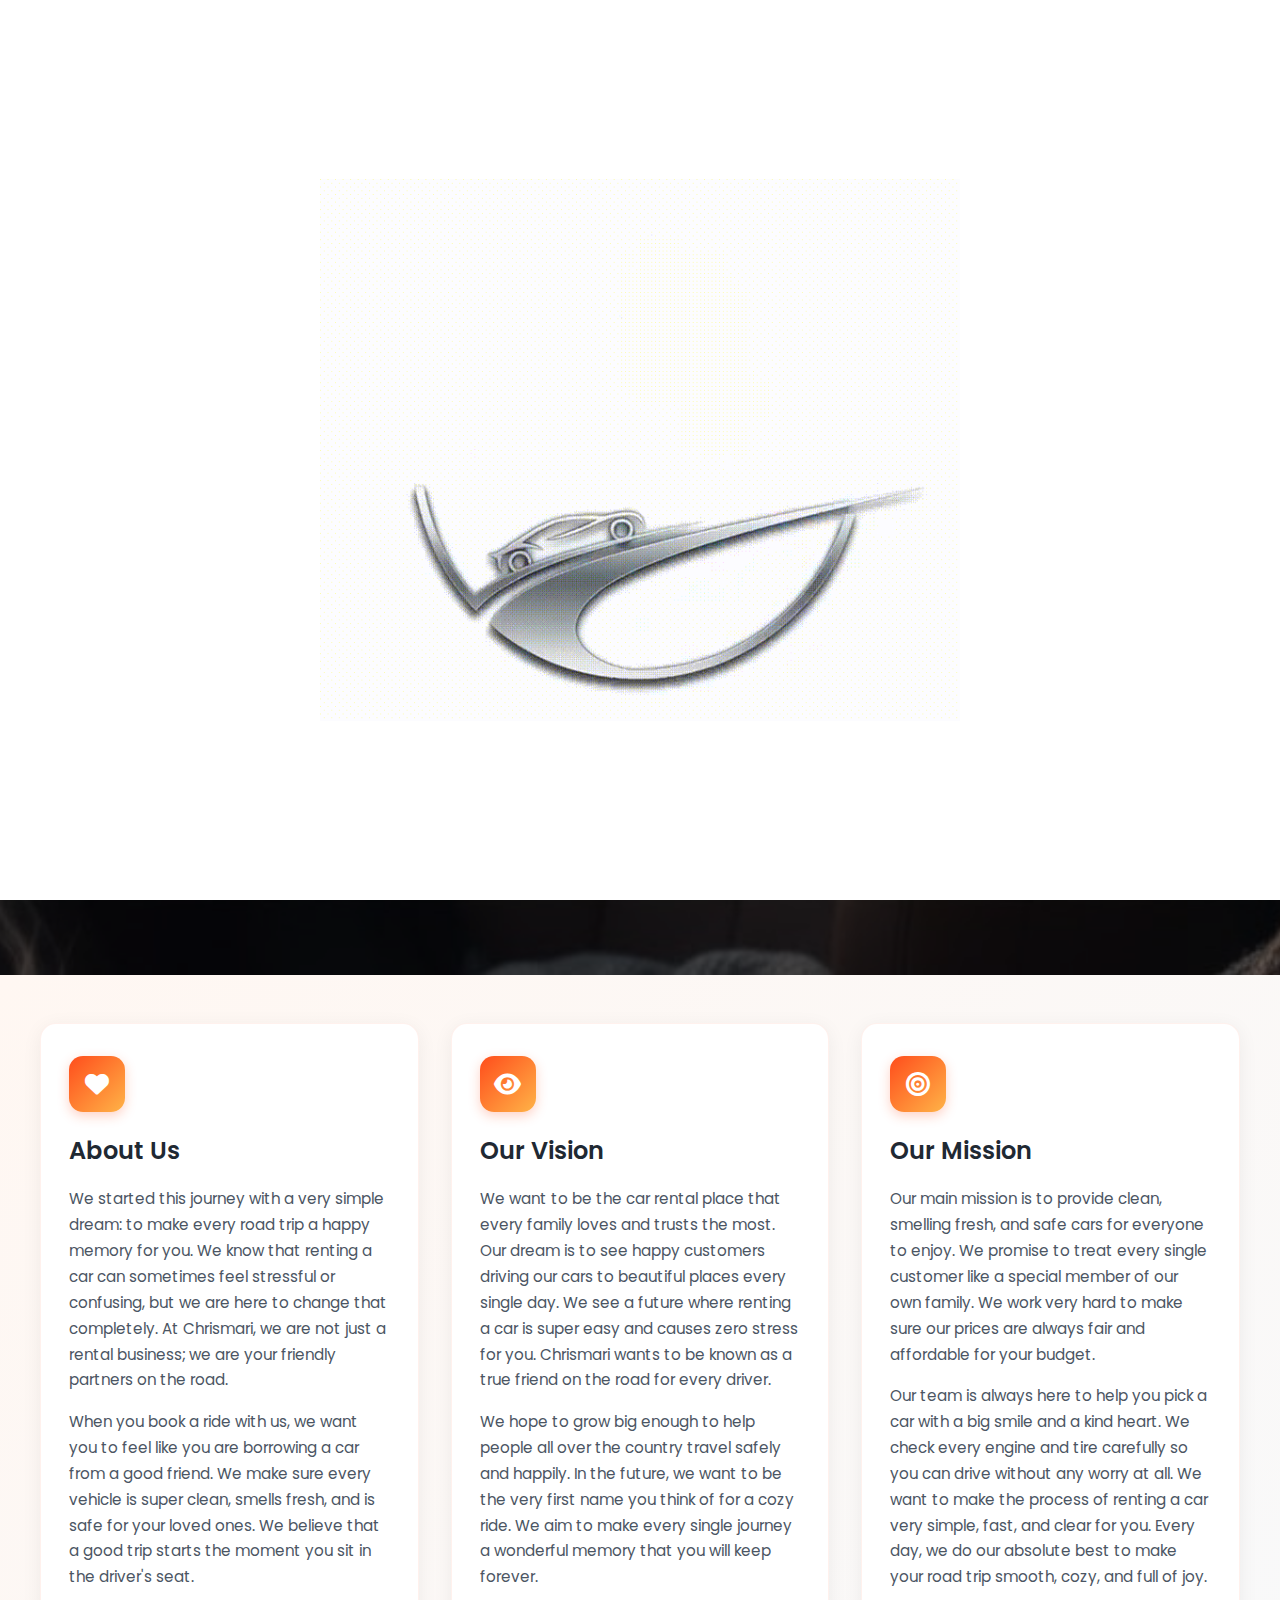
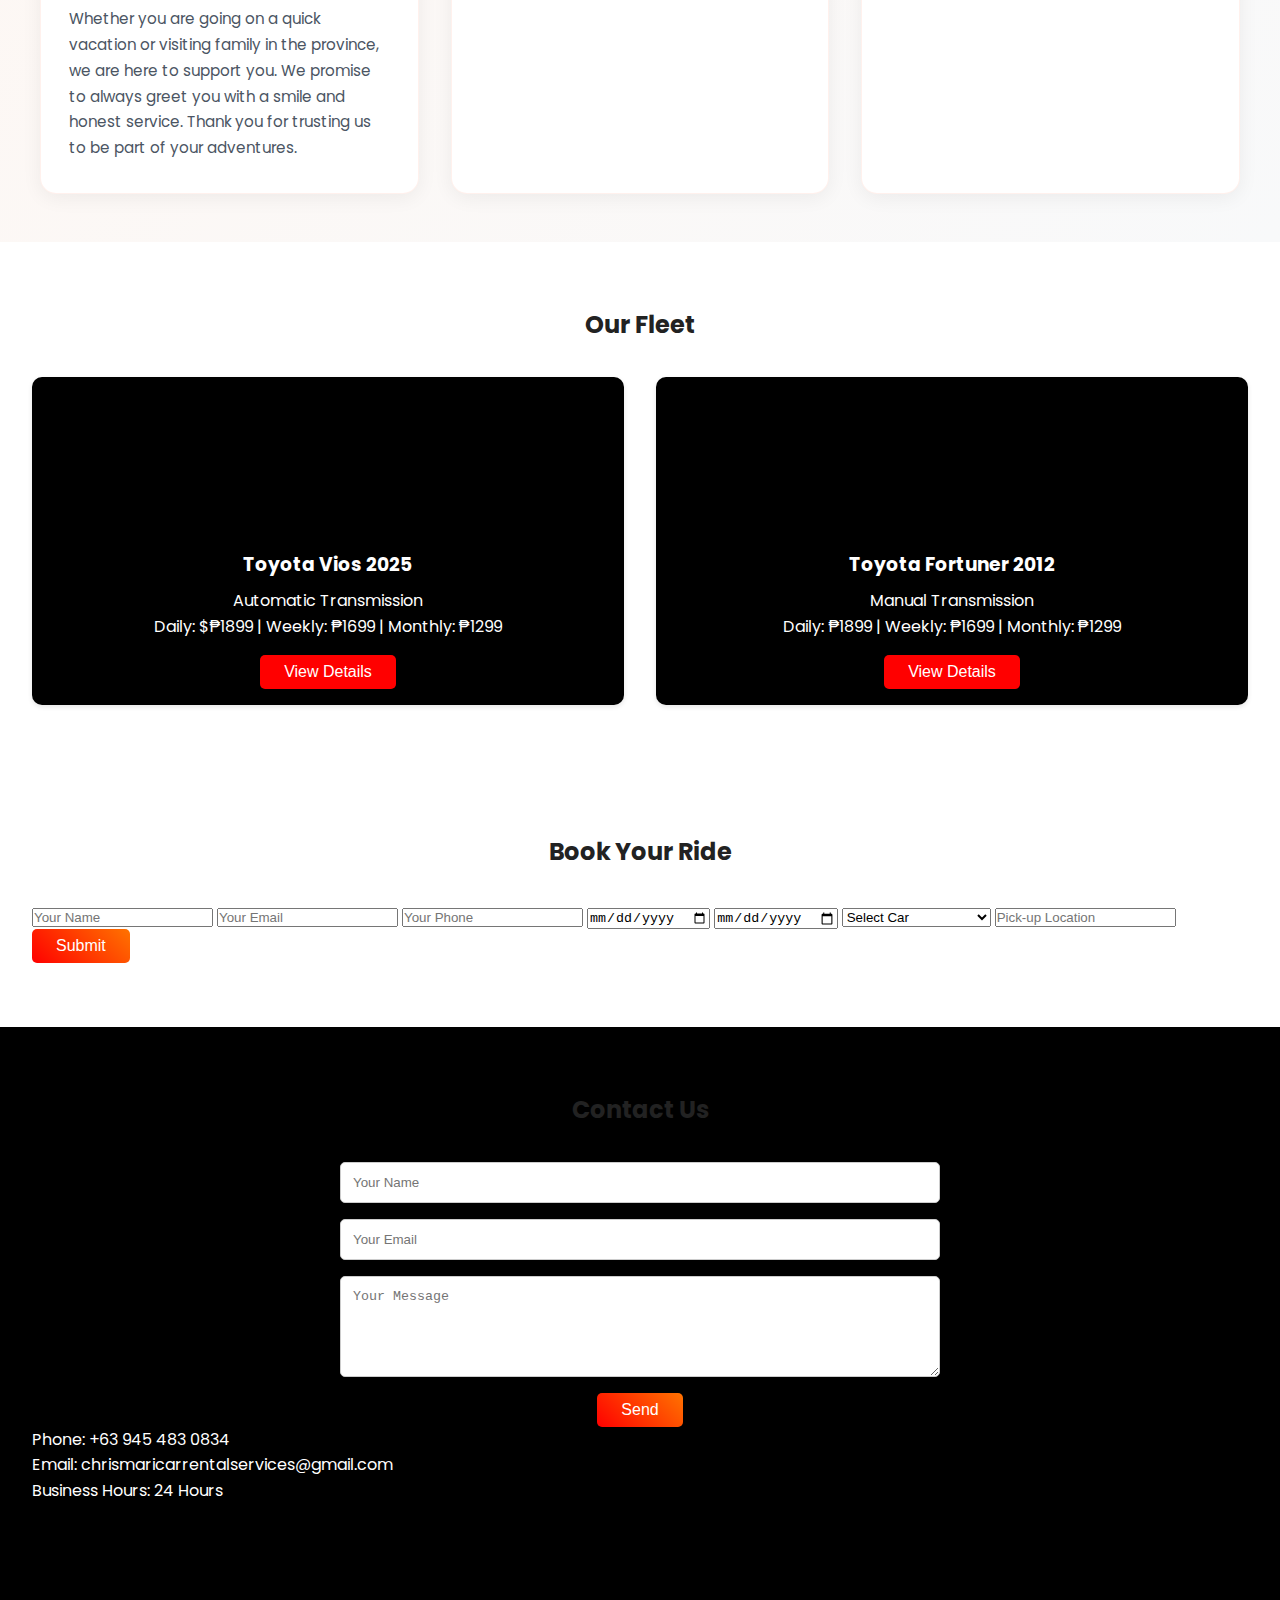
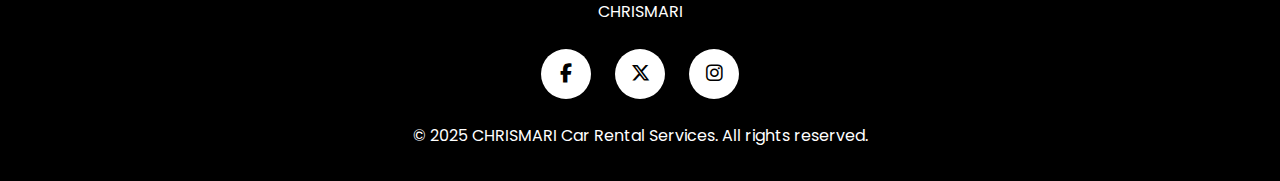
<file: Car Rental System/index.html>
<!DOCTYPE html>
<html lang="en">

<head>
  <meta charset="UTF-8">
  <meta name="viewport" content="width=device-width, initial-scale=1.0">
  <title>CHRISMARI Car Rental Services</title>
  <link rel="stylesheet" href="style.css">
  <script defer src="script.js"></script>
  <link href="https://fonts.googleapis.com/css2?family=Poppins:wght@300;400;600;700&display=swap" rel="stylesheet">
  <link rel="stylesheet" href="https://cdnjs.cloudflare.com/ajax/libs/font-awesome/6.4.0/css/all.min.css">
</head>

<body>
  <!-- Splash Screen -->
  <div id="splash-screen">
    <img src="images/LogoLogo.gif" alt="CHRISMARI Logo" id="splash-gif">
  </div>

  <script>
    // Splash Screen Logic
    document.addEventListener('DOMContentLoaded', () => {
      const splash = document.getElementById('splash-screen');
      setTimeout(() => {
        splash.style.opacity = '0';
        splash.style.transition = 'opacity 0.5s ease';
        setTimeout(() => splash.style.display = 'none', 500);
      }, 3000); // Display splash for 3 seconds
    });
  </script>

  <!-- Header -->
  <header>
    <div class="navbar">
      <div class="logo">CHRISMARI</div>
      <nav>
        <a href="#home">Home</a>
        <a href="#about">About</a>
        <a href="#fleet">Fleet</a>
        <a href="#booking">Booking</a>
        <a href="#contact">Contact</a>
      </nav>
      <div class="navbar-actions">
        <a href="auth.html" class="btn-secondary" id="loginBtn" style="display: none;">
          <i class="fas fa-sign-in-alt"></i>
          <span>Sign In</span>
        </a>
        <div class="user-menu" id="userMenu" style="display: none;">
          <button class="user-btn" id="userBtn">
            <i class="fas fa-user-circle"></i>
            <span id="userName">User</span>
            <i class="fas fa-chevron-down"></i>
          </button>
          <div class="user-dropdown" id="userDropdown">
            <a href="booking.html">
              <i class="fas fa-calendar"></i>
              <span>My Bookings</span>
            </a>
            <a href="#" id="logoutBtn">
              <i class="fas fa-sign-out-alt"></i>
              <span>Sign Out</span>
            </a>
          </div>
        </div>
        <button class="btn js-booking-redirect">
          Book Now
        </button>
      </div>
    </div>
  </header>

  <!-- Hero Section -->
  <section id="home" class="hero">
    <div>
      <h1 style="color: white;">Drive with Comfort. Rent with Confidence.</h1>
      <p>CHRISMARI Car Rental Services — affordable, reliable, and hassle-free.</p>
      <button class="btn js-booking-redirect">
        Start Booking
      </button>
    </div>
  </section>

  <!-- About Section -->
  <section id="about" class="about">
    <div class="about-container">
      <div class="about-column">
        <div class="about-icon">
          <i class="fas fa-heart"></i>
        </div>
        <h3>About Us</h3>
        <p>We started this journey with a very simple dream: to make every road trip a happy memory for you. We know that renting a car can sometimes feel stressful or confusing, but we are here to change that completely. At Chrismari, we are not just a rental business; we are your friendly partners on the road.</p>
        <p>When you book a ride with us, we want you to feel like you are borrowing a car from a good friend. We make sure every vehicle is super clean, smells fresh, and is safe for your loved ones. We believe that a good trip starts the moment you sit in the driver's seat.</p>
        <p>Whether you are going on a quick vacation or visiting family in the province, we are here to support you. We promise to always greet you with a smile and honest service. Thank you for trusting us to be part of your adventures.</p>
      </div>
      <div class="about-column">
        <div class="about-icon">
          <i class="fas fa-eye"></i>
        </div>
        <h3>Our Vision</h3>
        <p>We want to be the car rental place that every family loves and trusts the most. Our dream is to see happy customers driving our cars to beautiful places every single day. We see a future where renting a car is super easy and causes zero stress for you. Chrismari wants to be known as a true friend on the road for every driver.</p>
        <p>We hope to grow big enough to help people all over the country travel safely and happily. In the future, we want to be the very first name you think of for a cozy ride. We aim to make every single journey a wonderful memory that you will keep forever.</p>
      </div>
      <div class="about-column">
        <div class="about-icon">
          <i class="fas fa-bullseye"></i>
        </div>
        <h3>Our Mission</h3>
        <p>Our main mission is to provide clean, smelling fresh, and safe cars for everyone to enjoy. We promise to treat every single customer like a special member of our own family. We work very hard to make sure our prices are always fair and affordable for your budget.</p>
        <p>Our team is always here to help you pick a car with a big smile and a kind heart. We check every engine and tire carefully so you can drive without any worry at all. We want to make the process of renting a car very simple, fast, and clear for you. Every day, we do our absolute best to make your road trip smooth, cozy, and full of joy.</p>
      </div>
    </div>
  </section>

  <!-- Fleet Section -->
  <section id="fleet" class="fleet">
    <h2>Our Fleet</h2>
    <div class="grid">
      <div class="card toyota-vios">
        <img src="images/toyotavios.jpg" alt="Toyota Vios">
        <div class="details">
          <h3>Toyota Vios 2025</h3>
          <p>Automatic Transmission</p>
          <p>Daily: $₱1899 | Weekly: ₱1699 | Monthly: ₱1299</p>
          <button class="btn js-booking-redirect">View Details</button>
        </div>
      </div>
      <div class="card toyota-fortuner">
        <img src="images/fortuner.jpg" alt="Toyota Fortuner">
        <div class="details">
          <h3>Toyota Fortuner 2012</h3>
          <p>Manual Transmission</p>
          <p>Daily: ₱1899 | Weekly: ₱1699 | Monthly: ₱1299</p>
          <button class="btn js-booking-redirect">View Details</button>
        </div>
      </div>
      <!-- Add more car cards as needed -->
    </div>
  </section>

  <!-- Booking Section -->
  <section id="booking" class="booking">
    <h2>Book Your Ride</h2>
    <form>
      <input type="text" name="name" placeholder="Your Name" required>
      <input type="email" name="email" placeholder="Your Email" required>
      <input type="tel" name="phone" placeholder="Your Phone" required>
      <input type="date" name="pickup" placeholder="Pick-up Date" required>
      <input type="date" name="dropoff" placeholder="Drop-off Date" required>
      <select name="car" required>
        <option value="">Select Car</option>
        <option value="toyota-vios">Toyota Vios</option>
        <option value="toyota-fortuner">Toyota Fortuner 2012</option>
        <!-- dagdag kotse pa vebs -->
      </select>
      <input type="text" name="location" placeholder="Pick-up Location" required>
      <button class="btn" type="submit">Submit</button>
    </form>
  </section>

  <!-- Contact Section -->
  <section id="contact" class="contact">
    <h2>Contact Us</h2>
    <form>
      <input type="text" name="name" placeholder="Your Name" required>
      <input type="email" name="email" placeholder="Your Email" required>
      <textarea name="message" placeholder="Your Message" rows="5" required></textarea>
      <button class="btn" type="submit">Send</button>
    </form>
    <div class="info">
      <p>Phone: +63 945 483 0834</p>
      <p>Email: chrismaricarrentalservices@gmail.com</p>
      <p>Business Hours: 24 Hours</p>
    </div>
  </section>

  <!-- Footer -->
  <footer>
    <div>CHRISMARI</div>
    <div class="social-icons">
      <a href="https://www.facebook.com/people/ChrisMari-Car-Rental-Sevices-Antipolo/61584070946495/" target="_blank" rel="noopener noreferrer" aria-label="Facebook">
        <i class="fab fa-facebook-f"></i>
      </a>
      <a href="#" target="_blank" rel="noopener noreferrer" aria-label="X">
        <i class="fab fa-x-twitter"></i>
      </a>
      <a href="#" target="_blank" rel="noopener noreferrer" aria-label="Instagram">
        <i class="fab fa-instagram"></i>
      </a>
    </div>
    <p>&copy; 2025 CHRISMARI Car Rental Services. All rights reserved.</p>
  </footer>
</body>

</html>
</file>
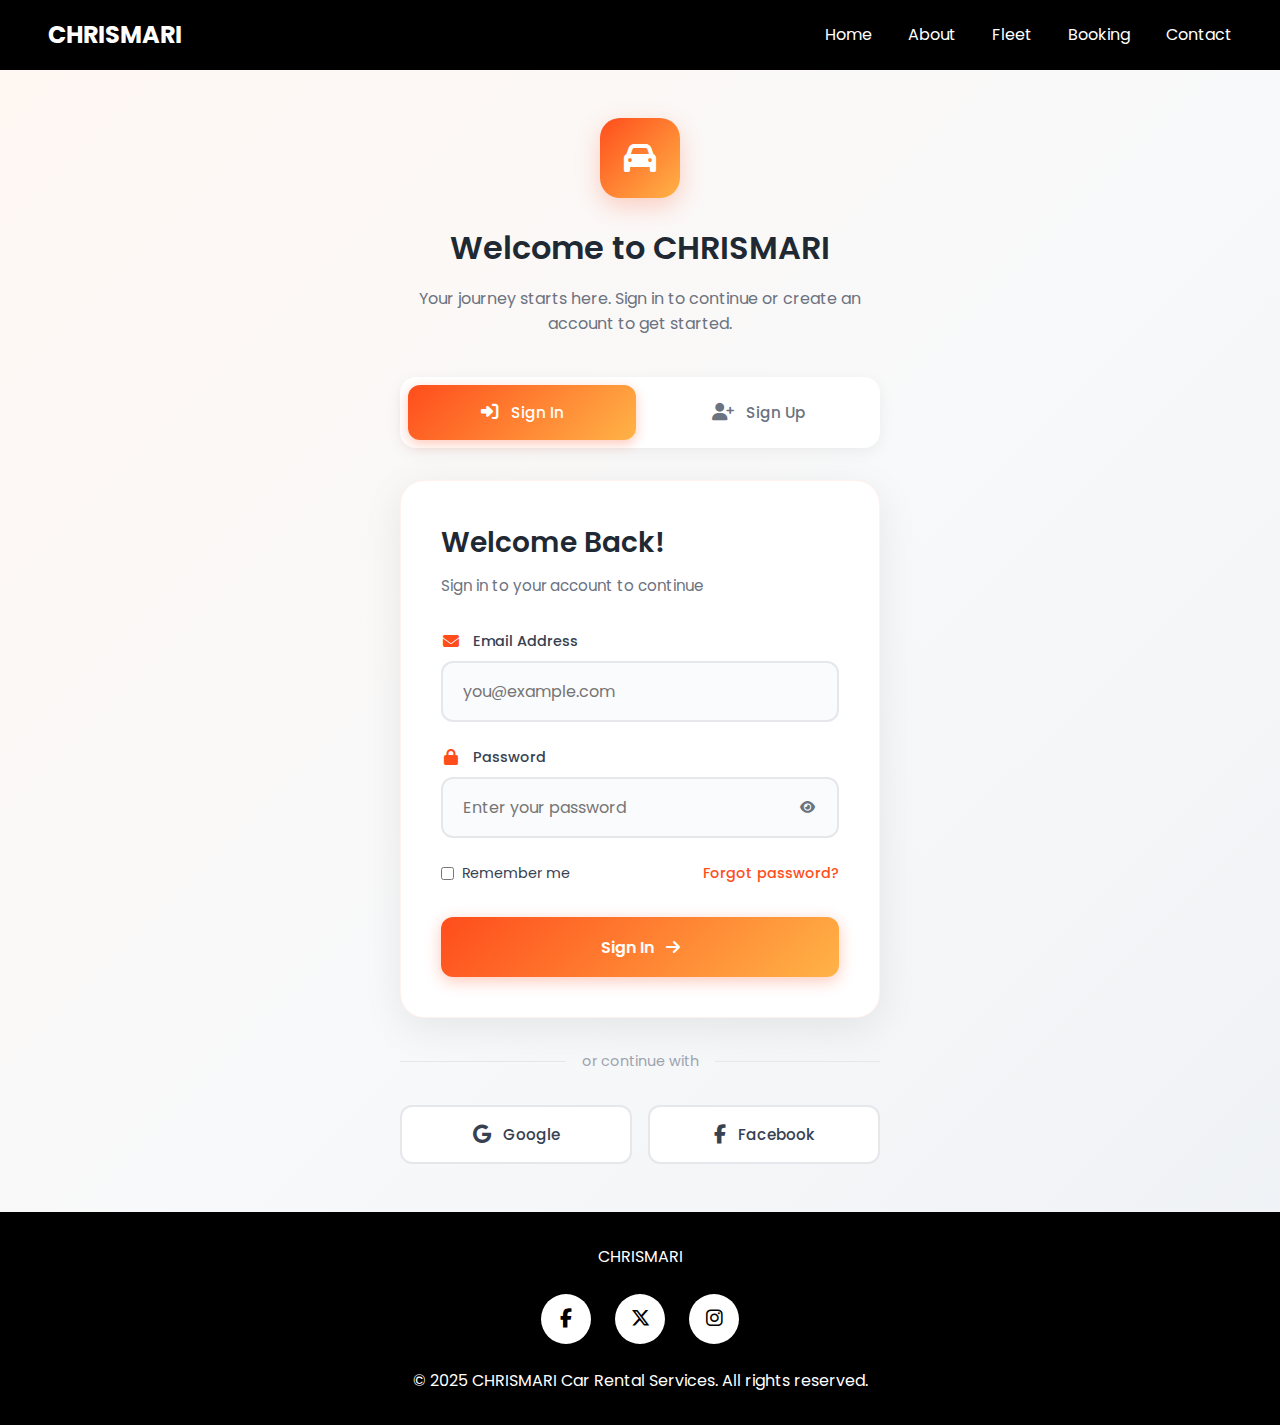
<file: Car Rental System/auth.html>
<!DOCTYPE html>
<html lang="en">

<head>
  <meta charset="UTF-8">
  <meta name="viewport" content="width=device-width, initial-scale=1.0">
  <title>Login & Sign Up - CHRISMARI Car Rental</title>
  <link rel="stylesheet" href="style.css">
  <script defer src="auth.js"></script>
  <link href="https://fonts.googleapis.com/css2?family=Poppins:wght@300;400;600;700&display=swap" rel="stylesheet">
  <link rel="stylesheet" href="https://cdnjs.cloudflare.com/ajax/libs/font-awesome/6.4.0/css/all.min.css">
</head>

<body class="auth-page">
  <!-- Header -->
  <header>
    <div class="navbar">
      <div class="logo">
        <a href="index.html" style="text-decoration: none; color: inherit;">CHRISMARI</a>
      </div>
      <nav>
        <a href="index.html#home">Home</a>
        <a href="index.html#about">About</a>
        <a href="index.html#fleet">Fleet</a>
        <a href="booking.html">Booking</a>
        <a href="index.html#contact">Contact</a>
      </nav>
    </div>
  </header>

  <main class="auth-container">
    <div class="auth-wrapper">
      <!-- Welcome Message -->
      <div class="auth-welcome">
        <div class="welcome-icon">
          <i class="fas fa-car"></i>
        </div>
        <h1>Welcome to CHRISMARI</h1>
        <p>Your journey starts here. Sign in to continue or create an account to get started.</p>
      </div>

      <!-- Auth Tabs -->
      <div class="auth-tabs">
        <button class="auth-tab active" data-tab="login">
          <i class="fas fa-sign-in-alt"></i>
          <span>Sign In</span>
        </button>
        <button class="auth-tab" data-tab="signup">
          <i class="fas fa-user-plus"></i>
          <span>Sign Up</span>
        </button>
      </div>

      <!-- Login Form -->
      <div class="auth-form-container active" id="login-form">
        <div class="auth-card">
          <h2>Welcome Back!</h2>
          <p class="auth-subtitle">Sign in to your account to continue</p>
          
          <form id="loginForm" class="auth-form">
            <div class="form-group">
              <label for="loginEmail">
                <i class="fas fa-envelope"></i>
                <span>Email Address</span>
              </label>
              <input type="email" id="loginEmail" name="email" placeholder="you@example.com" required>
            </div>

            <div class="form-group">
              <label for="loginPassword">
                <i class="fas fa-lock"></i>
                <span>Password</span>
              </label>
              <div class="password-input-wrapper">
                <input type="password" id="loginPassword" name="password" placeholder="Enter your password" required>
                <button type="button" class="password-toggle" id="loginPasswordToggle">
                  <i class="fas fa-eye"></i>
                </button>
              </div>
            </div>

            <div class="form-options">
              <label class="remember-me">
                <input type="checkbox" name="remember">
                <span>Remember me</span>
              </label>
              <a href="#" class="forgot-password">Forgot password?</a>
            </div>

            <div class="form-message" id="loginMessage"></div>

            <button type="submit" class="auth-submit-btn">
              <span>Sign In</span>
              <i class="fas fa-arrow-right"></i>
            </button>
          </form>
        </div>
      </div>

      <!-- Signup Form -->
      <div class="auth-form-container" id="signup-form">
        <div class="auth-card">
          <h2>Create Account</h2>
          <p class="auth-subtitle">Join us and start your journey today</p>
          
          <form id="signupForm" class="auth-form">
            <div class="form-group">
              <label for="signupName">
                <i class="fas fa-user"></i>
                <span>Full Name</span>
              </label>
              <input type="text" id="signupName" name="name" placeholder="John Doe" required>
            </div>

            <div class="form-group">
              <label for="signupEmail">
                <i class="fas fa-envelope"></i>
                <span>Email Address</span>
              </label>
              <input type="email" id="signupEmail" name="email" placeholder="you@example.com" required>
            </div>

            <div class="form-group">
              <label for="signupPhone">
                <i class="fas fa-phone"></i>
                <span>Phone Number</span>
              </label>
              <input type="tel" id="signupPhone" name="phone" placeholder="+63 900 000 0000" required>
            </div>

            <div class="form-group">
              <label for="signupPassword">
                <i class="fas fa-lock"></i>
                <span>Password</span>
              </label>
              <div class="password-input-wrapper">
                <input type="password" id="signupPassword" name="password" placeholder="Create a strong password" required>
                <button type="button" class="password-toggle" id="signupPasswordToggle">
                  <i class="fas fa-eye"></i>
                </button>
              </div>
              <small class="password-hint">Must be at least 6 characters</small>
            </div>

            <div class="form-group">
              <label for="signupConfirmPassword">
                <i class="fas fa-lock"></i>
                <span>Confirm Password</span>
              </label>
              <div class="password-input-wrapper">
                <input type="password" id="signupConfirmPassword" name="confirmPassword" placeholder="Confirm your password" required>
                <button type="button" class="password-toggle" id="signupConfirmPasswordToggle">
                  <i class="fas fa-eye"></i>
                </button>
              </div>
            </div>

            <div class="form-options">
              <label class="terms-checkbox">
                <input type="checkbox" name="terms" required>
                <span>I agree to the <a href="#">Terms & Conditions</a> and <a href="#">Privacy Policy</a></span>
              </label>
            </div>

            <div class="form-message" id="signupMessage"></div>

            <button type="submit" class="auth-submit-btn">
              <span>Create Account</span>
              <i class="fas fa-arrow-right"></i>
            </button>
          </form>
        </div>
      </div>

      <!-- Divider -->
      <div class="auth-divider">
        <span>or continue with</span>
      </div>

      <!-- Social Login (Optional) -->
      <div class="social-login">
        <button class="social-btn" type="button">
          <i class="fab fa-google"></i>
          <span>Google</span>
        </button>
        <button class="social-btn" type="button">
          <i class="fab fa-facebook-f"></i>
          <span>Facebook</span>
        </button>
      </div>
    </div>
  </main>

  <!-- Footer -->
  <footer>
    <div>CHRISMARI</div>
    <div class="social-icons">
      <a href="https://www.facebook.com/people/ChrisMari-Car-Rental-Sevices-Antipolo/61584070946495/" target="_blank" rel="noopener noreferrer" aria-label="Facebook">
        <i class="fab fa-facebook-f"></i>
      </a>
      <a href="#" target="_blank" rel="noopener noreferrer" aria-label="X">
        <i class="fab fa-x-twitter"></i>
      </a>
      <a href="#" target="_blank" rel="noopener noreferrer" aria-label="Instagram">
        <i class="fab fa-instagram"></i>
      </a>
    </div>
    <p>&copy; 2025 CHRISMARI Car Rental Services. All rights reserved.</p>
  </footer>
</body>

</html>
</file>
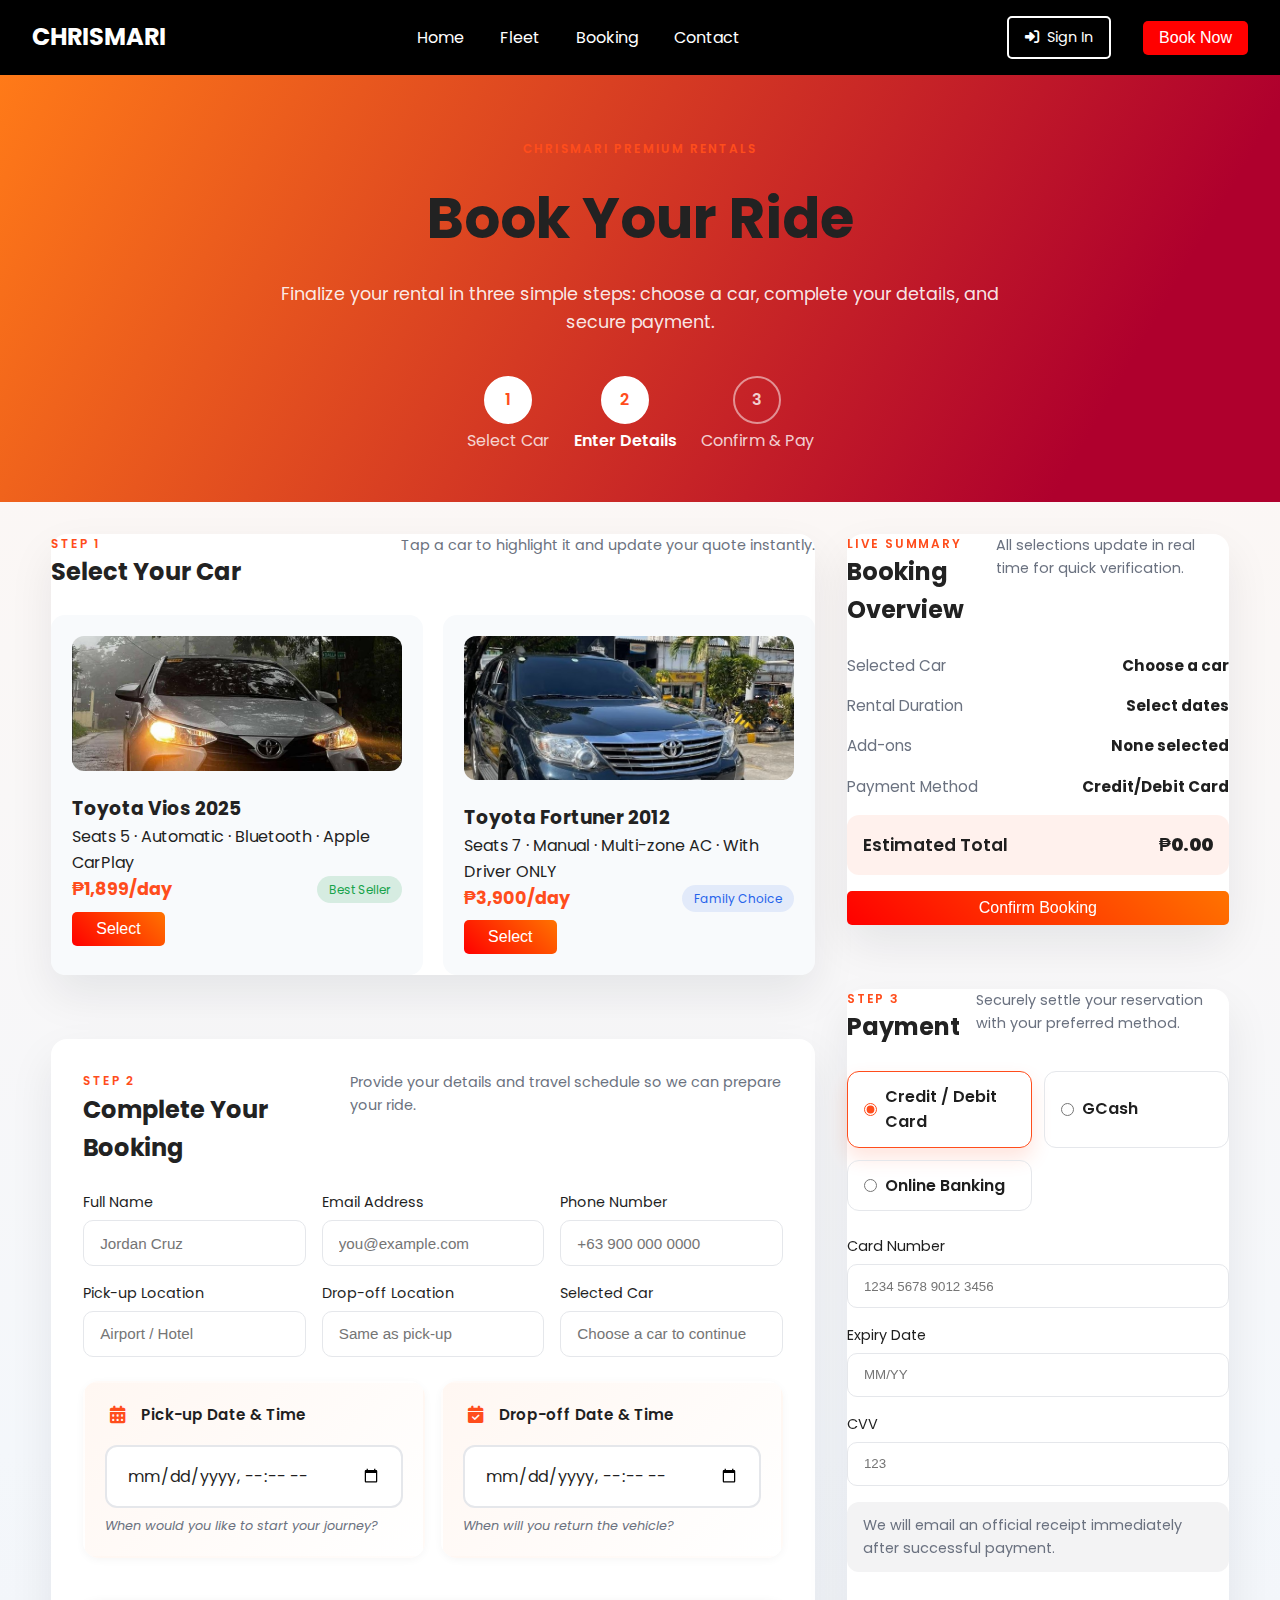
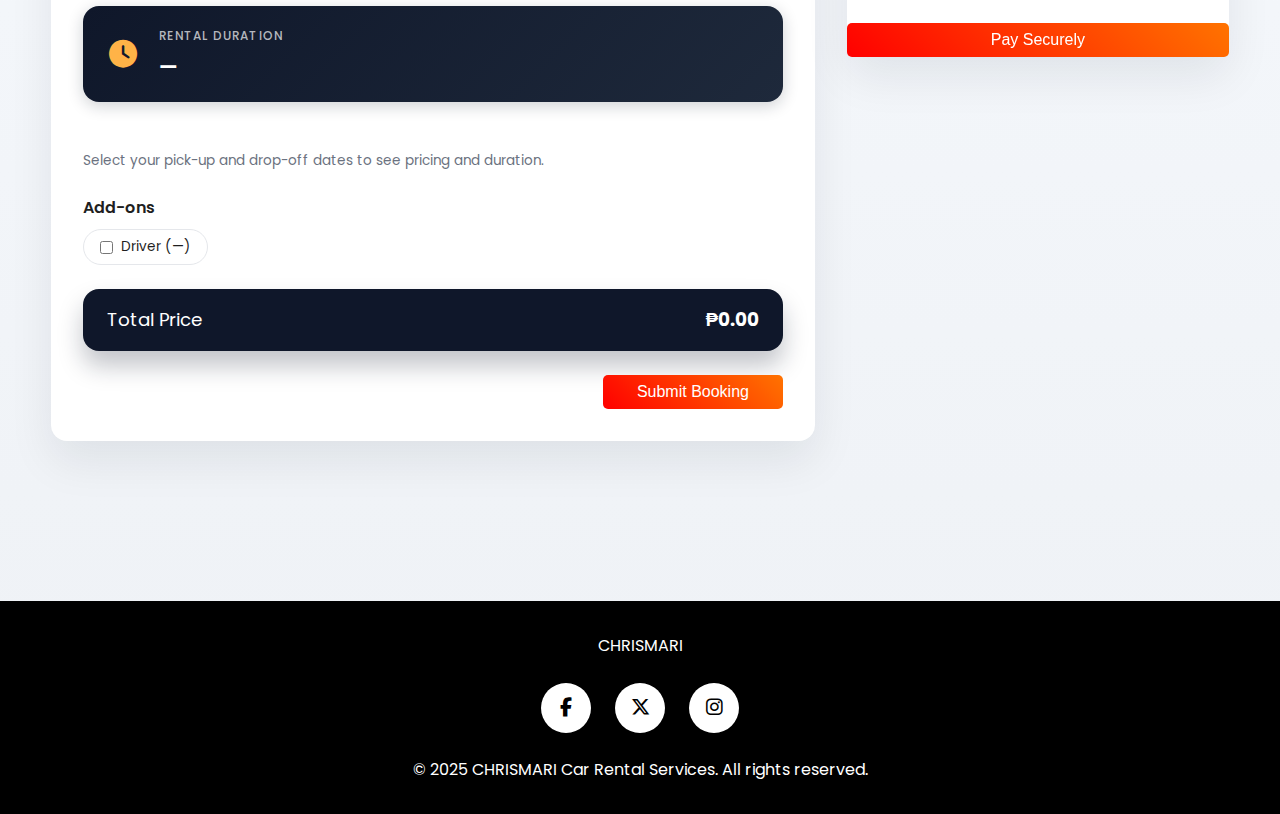
<file: Car Rental System/booking.html>
<!DOCTYPE html>
<html lang="en">

<head>
  <meta charset="UTF-8">
  <meta name="viewport" content="width=device-width, initial-scale=1.0">
  <title>CHRISMARI Car Rental - Booking</title>
  <link rel="stylesheet" href="style.css">
  <script defer src="script.js"></script>
  <link href="https://fonts.googleapis.com/css2?family=Poppins:wght@300;400;600;700&display=swap" rel="stylesheet">
  <link rel="stylesheet" href="https://cdnjs.cloudflare.com/ajax/libs/font-awesome/6.4.0/css/all.min.css">
</head>

<body class="booking-page">
  <!-- Header -->
  <header class="sticky-header">
    <div class="navbar">
      <div class="logo">CHRISMARI</div>
      <nav>
        <a href="index.html#home">Home</a>
        <a href="index.html#fleet">Fleet</a>
        <a href="booking.html">Booking</a>
        <a href="index.html#contact">Contact</a>
      </nav>
      <div class="navbar-actions">
        <a href="auth.html" class="btn-secondary" id="loginBtn" style="display: none;">
          <i class="fas fa-sign-in-alt"></i>
          <span>Sign In</span>
        </a>
        <div class="user-menu" id="userMenu" style="display: none;">
          <button class="user-btn" id="userBtn">
            <i class="fas fa-user-circle"></i>
            <span id="userName">User</span>
            <i class="fas fa-chevron-down"></i>
          </button>
          <div class="user-dropdown" id="userDropdown">
            <a href="booking.html">
              <i class="fas fa-calendar"></i>
              <span>My Bookings</span>
            </a>
            <a href="#" id="logoutBtn">
              <i class="fas fa-sign-out-alt"></i>
              <span>Sign Out</span>
            </a>
          </div>
        </div>
        <button class="btn" type="button" data-scroll="#booking-form">Book Now</button>
      </div>
    </div>
  </header>

  <main>
    <!-- Booking Header Section -->
    <section class="booking-header">
      <div class="container">
        <p class="eyebrow">CHRISMARI Premium Rentals</p>
        <h1>Book Your Ride</h1>
        <p class="lead">Finalize your rental in three simple steps: choose a car, complete your details, and secure payment.</p>

        <div class="booking-steps" aria-label="Booking progress">
          <div class="step completed">
            <div class="step-number">1</div>
            <span>Select Car</span>
          </div>
          <div class="step current">
            <div class="step-number">2</div>
            <span>Enter Details</span>
          </div>
          <div class="step">
            <div class="step-number">3</div>
            <span>Confirm & Pay</span>
          </div>
        </div>
      </div>
    </section>

    <section class="booking-layout container">
      <div class="booking-left">
        <!-- Car Selection Section -->
        <section class="card-surface car-selection" aria-labelledby="car-selection-title">
          <div class="card-head">
            <div>
              <p class="eyebrow">Step 1</p>
              <h2 id="car-selection-title">Select Your Car</h2>
            </div>
            <p class="muted">Tap a car to highlight it and update your quote instantly.</p>
          </div>

          <div class="car-carousel">
            <article class="car-card">
              <div class="car-media">
                <img src="images/toyotavios.jpg" alt="Toyota Vios 2025">
              </div>
              <div class="car-info">
                <h3>Toyota Vios 2025</h3>
                <p>Seats 5 · Automatic · Bluetooth · Apple CarPlay</p>
                <div class="car-meta">
                  <span class="price-tag">₱1,899/day</span>
                  <span class="badge">Best Seller</span>
                </div>
                <button type="button" class="btn select-car" data-car="Toyota Vios 2025" data-price="1899">Select</button>
              </div>
            </article>

            <article class="car-card">
              <div class="car-media">
                <img src="images/fortuner.jpg" alt="Toyota Fortuner 2012">
              </div>
              <div class="car-info">
                <h3>Toyota Fortuner 2012</h3>
                <p>Seats 7 · Manual · Multi-zone AC · With Driver ONLY</p>
                <div class="car-meta">
                  <span class="price-tag">₱3,900/day</span>
                  <span class="badge neutral">Family Choice</span>
                </div>
                <button type="button" class="btn select-car" data-car="Toyota Fortuner 2012" data-price="3900">Select</button>
              </div>
            </article>
          </div>
        </section>

        <!-- Booking Form Section -->
        <section class="card-surface booking-form-card" aria-labelledby="booking-form-title">
          <div class="card-head">
            <div>
              <p class="eyebrow">Step 2</p>
              <h2 id="booking-form-title">Complete Your Booking</h2>
            </div>
            <p class="muted">Provide your details and travel schedule so we can prepare your ride.</p>
          </div>

          <form id="booking-form">
            <div class="form-grid">
              <label class="form-field">
                <span>Full Name</span>
                <input type="text" name="name" placeholder="Jordan Cruz" required>
              </label>
              <label class="form-field">
                <span>Email Address</span>
                <input type="email" name="email" placeholder="you@example.com" required>
              </label>
              <label class="form-field">
                <span>Phone Number</span>
                <input type="tel" name="phone" placeholder="+63 900 000 0000" required>
              </label>
              <label class="form-field">
                <span>Pick-up Location</span>
                <input type="text" name="pickup-location" placeholder="Airport / Hotel" required>
              </label>
              <label class="form-field">
                <span>Drop-off Location</span>
                <input type="text" name="dropoff-location" placeholder="Same as pick-up" required>
              </label>
              <label class="form-field">
                <span>Selected Car</span>
                <input type="text" name="selected-car" id="selected-car" placeholder="Choose a car to continue" readonly required>
              </label>
            </div>

            <div class="form-grid two-column">
              <label class="form-field date-time-field">
                <div class="field-header">
                  <i class="fas fa-calendar-alt"></i>
                  <span>Pick-up Date & Time</span>
                </div>
                <div class="date-time-wrapper">
                  <input type="datetime-local" name="pickup" id="pickup-datetime" required>
                  <div class="field-hint">When would you like to start your journey?</div>
                </div>
              </label>
              <label class="form-field date-time-field">
                <div class="field-header">
                  <i class="fas fa-calendar-check"></i>
                  <span>Drop-off Date & Time</span>
                </div>
                <div class="date-time-wrapper">
                  <input type="datetime-local" name="dropoff" id="dropoff-datetime" required>
                  <div class="field-hint">When will you return the vehicle?</div>
                </div>
              </label>
            </div>
            <div class="duration-display" id="duration-display">
              <div class="duration-card">
                <i class="fas fa-clock"></i>
                <div class="duration-info">
                  <span class="duration-label">Rental Duration</span>
                  <span class="duration-value" id="duration-value">—</span>
                </div>
              </div>
              <div class="pricing-info" id="pricing-info" style="display: none;">
                <i class="fas fa-tag"></i>
                <div class="pricing-details">
                  <span class="pricing-label">Daily Rate</span>
                  <span class="pricing-value" id="daily-rate">—</span>
                </div>
              </div>
            </div>
            <small class="help-text" id="duration-hint">Select your pick-up and drop-off dates to see pricing and duration.</small>

            <div class="add-ons">
              <p class="section-label">Add-ons</p>
              <div class="chip-list">
                <label class="chip">
                  <input type="checkbox" name="addons" value="Driver" id="driver-checkbox">
                  <span id="driver-label">Driver (<span id="driver-price">—</span>)</span>
                </label>
              </div>
              <small class="help-text" id="driver-hint" style="margin-top: 0.5rem; display: none;">Driver pricing is based on rental duration. Select your dates to see the price.</small>
            </div>

            <div class="total-price-pill">
              <span>Total Price</span>
              <strong><span id="total-price">₱0.00</span></strong>
            </div>

            <div class="form-actions">
              <button class="btn" type="submit">Submit Booking</button>
            </div>
          </form>
        </section>
      </div>

      <div class="booking-right">
        <!-- Booking Summary Section -->
        <section class="card-surface booking-summary" aria-labelledby="booking-summary-title">
          <div class="card-head">
            <div>
              <p class="eyebrow">Live Summary</p>
              <h2 id="booking-summary-title">Booking Overview</h2>
            </div>
            <p class="muted">All selections update in real time for quick verification.</p>
          </div>

          <div class="summary-card">
            <div class="summary-row">
              <span>Selected Car</span>
              <strong id="summary-car">Choose a car</strong>
            </div>
            <div class="summary-row">
              <span>Rental Duration</span>
              <strong id="summary-duration">—</strong>
            </div>
            <div class="summary-row">
              <span>Add-ons</span>
              <strong id="summary-addons">None selected</strong>
            </div>
            <div class="summary-row">
              <span>Payment Method</span>
              <strong id="summary-payment-method">Credit/Debit Card</strong>
            </div>
            <div class="summary-total">
              <span>Estimated Total</span>
              <strong><span id="summary-price">₱0.00</span></strong>
            </div>
            <button class="btn confirm-booking" type="button">Confirm Booking</button>
          </div>
        </section>

        <!-- Payment Section -->
        <section class="card-surface payment-section" aria-labelledby="payment-section-title">
          <div class="card-head">
            <div>
              <p class="eyebrow">Step 3</p>
              <h2 id="payment-section-title">Payment</h2>
            </div>
            <p class="muted">Securely settle your reservation with your preferred method.</p>
          </div>

          <div class="payment-methods" role="radiogroup" aria-label="Payment methods">
            <label class="method-card">
              <input type="radio" name="payment-method" value="card" checked>
              <span>Credit / Debit Card</span>
            </label>
            <label class="method-card">
              <input type="radio" name="payment-method" value="gcash">
              <span>GCash</span>
            </label>
            <label class="method-card">
              <input type="radio" name="payment-method" value="online">
              <span>Online Banking</span>
            </label>
          </div>

          <form id="payment-form">
            <div class="payment-fields active" data-method="card">
              <label>
                <span>Card Number</span>
                <input type="text" id="card-number" name="card-number" placeholder="1234 5678 9012 3456" inputmode="numeric" required>
              </label>
              <label>
                <span>Expiry Date</span>
                <input type="text" id="expiry-date" name="expiry-date" placeholder="MM/YY" required>
              </label>
              <label>
                <span>CVV</span>
                <input type="text" id="cvv" name="cvv" placeholder="123" inputmode="numeric" required>
              </label>
            </div>

            <div class="payment-fields" data-method="gcash">
              <label>
                <span>GCash Number</span>
                <input type="tel" id="gcash-number" name="gcash-number" placeholder="+63 900 000 0000" data-required="true">
              </label>
              <label>
                <span>Account Name</span>
                <input type="text" id="gcash-name" name="gcash-name" placeholder="Registered GCash Name" data-required="true">
              </label>
              <label>
                <span>Reference Screenshot URL (optional)</span>
                <input type="url" id="gcash-reference" name="gcash-reference" placeholder="https://drive.google.com/...">
              </label>
            </div>

            <div class="payment-fields" data-method="online">
              <label>
                <span>Select Bank</span>
                <select id="online-bank" name="online-bank" data-required="true">
                  <option value="">Choose your bank</option>
                  <option value="bdo">BDO</option>
                  <option value="bpi">BPI</option>
                  <option value="metrobank">Metrobank</option>
                  <option value="security-bank">Security Bank</option>
                  <option value="unionbank">UnionBank</option>
                </select>
              </label>
              <label>
                <span>Account Name</span>
                <input type="text" id="online-name" name="online-name" placeholder="Account holder" data-required="true">
              </label>
              <label>
                <span>Reference Number</span>
                <input type="text" id="online-reference" name="online-reference" placeholder="e.g., 1234567890" data-required="true">
              </label>
            </div>

            <div class="payment-note">
              <p class="muted">We will email an official receipt immediately after successful payment.</p>
            </div>

            <div class="payment-status" id="payment-status" role="status" aria-live="polite"></div>

            <button class="btn" type="submit">Pay Securely</button>
          </form>
        </section>
      </div>
    </section>
  </main>

  <!-- Confirmation Modal -->
  <div class="modal" id="confirmation-modal">
    <div class="modal-content">
      <h2>Booking Successful!</h2>
      <p>Your booking reference number is <span id="booking-reference"></span>.</p>
      <button class="btn" id="back-to-home" type="button">Back to Home</button>
    </div>
  </div>

  <!-- Footer -->
  <footer>
    <div>CHRISMARI</div>
    <div class="social-icons">
      <a href="https://www.facebook.com/people/ChrisMari-Car-Rental-Sevices-Antipolo/61584070946495/" target="_blank" rel="noopener noreferrer" aria-label="Facebook">
        <i class="fab fa-facebook-f"></i>
      </a>
      <a href="#" target="_blank" rel="noopener noreferrer" aria-label="X">
        <i class="fab fa-x-twitter"></i>
      </a>
      <a href="#" target="_blank" rel="noopener noreferrer" aria-label="Instagram">
        <i class="fab fa-instagram"></i>
      </a>
    </div>
    <p>&copy; 2025 CHRISMARI Car Rental Services. All rights reserved.</p>
  </footer>
</body>

</html>
</file>
<file: Car Rental System/style.css>
/* CHRISMARI Car Rental Services - Stylesheet */

:root {
  --primary: #ff4d1c;
  --primary-dark: #d63e12;
  --accent: #ffb347;
  --surface: #ffffff;
  --text-dark: #1f1f1f;
  --text-muted: #6b7280;
  --border: #e5e7eb;
  --success: #16a34a;
}

/* General Reset */
* {
  margin: 0;
  padding: 0;
  box-sizing: border-box;
}

body {
  font-family: 'Poppins', sans-serif;
  margin: 0;
  padding: 0;
  background-color: #f9f9f9;
  color: #333;
  line-height: 1.6;
  overflow-x: hidden;
}

body.booking-page {
  background: linear-gradient(180deg, #fff7f2 0%, #f4f7fb 60%, #eef1f5 100%);
  color: var(--text-dark);
}

.container {
  width: min(1200px, 92%);
  margin: 0 auto;
}

h1, h2, h3 {
  color: #222;
}

/* Header */
header {
  position: sticky;
  top: 0;
  z-index: 1000;
  background: #000;
  color: #fff;
  transition: background 0.3s ease;
}

header.scrolled {
  background: #000;
  color: #fff;
}

.navbar {
  display: flex;
  justify-content: space-between;
  align-items: center;
  padding: 1rem 2rem;
}

.navbar a {
  text-decoration: none;
  color: #fff;
  margin: 0 1rem;
  transition: color 0.3s;
}

.navbar a:hover {
  color: #ff0000;
}

.navbar .logo {
  font-size: 1.5rem;
  font-weight: bold;
}

.navbar .btn {
  padding: 0.5rem 1rem;
  background: #ff0000;
  color: #fff;
  border: none;
  border-radius: 5px;
  cursor: pointer;
  transition: transform 0.3s, box-shadow 0.3s;
}

.navbar .btn:hover {
  background: #fff;
  color: #ff0000;
}

.navbar-actions {
  display: flex;
  align-items: center;
  gap: 1rem;
}

.btn-secondary {
  display: flex;
  align-items: center;
  gap: 0.5rem;
  padding: 0.5rem 1rem;
  background: transparent;
  color: #fff;
  border: 2px solid #fff;
  border-radius: 5px;
  text-decoration: none;
  font-size: 0.9rem;
  transition: all 0.3s ease;
  cursor: pointer;
}

.btn-secondary:hover {
  background: #fff;
  color: #ff0000;
}

.user-menu {
  position: relative;
  display: flex;
  align-items: center;
}

.user-btn {
  display: flex;
  align-items: center;
  gap: 0.5rem;
  padding: 0.5rem 1rem;
  background: transparent;
  color: #fff;
  border: 2px solid #fff;
  border-radius: 5px;
  cursor: pointer;
  font-size: 0.9rem;
  transition: all 0.3s ease;
  font-family: 'Poppins', sans-serif;
}

.user-btn:hover {
  background: #fff;
  color: #ff0000;
}

.user-btn i:first-child {
  font-size: 1.2rem;
}

.user-btn i:last-child {
  font-size: 0.75rem;
  transition: transform 0.3s ease;
}

.user-dropdown {
  position: absolute;
  top: calc(100% + 0.5rem);
  right: 0;
  background: #ffffff;
  border-radius: 12px;
  box-shadow: 0 8px 24px rgba(0, 0, 0, 0.15);
  min-width: 200px;
  opacity: 0;
  visibility: hidden;
  transform: translateY(-10px);
  transition: all 0.3s ease;
  z-index: 1000;
  overflow: hidden;
}

.user-dropdown.active {
  opacity: 1;
  visibility: visible;
  transform: translateY(0);
}

.user-dropdown a {
  display: flex;
  align-items: center;
  gap: 0.75rem;
  padding: 1rem 1.25rem;
  color: #374151;
  text-decoration: none;
  transition: all 0.3s ease;
  border-bottom: 1px solid #f3f4f6;
}

.user-dropdown a:last-child {
  border-bottom: none;
}

.user-dropdown a:hover {
  background: #f9fafb;
  color: #ff4d1c;
}

.user-dropdown a i {
  color: #6b7280;
  width: 20px;
  text-align: center;
}

.user-dropdown a:hover i {
  color: #ff4d1c;
}

/* Hero Section */
.hero {
  position: relative;
  background: url('images/jgh.jpg') no-repeat center center/cover;
  color: #fff;
  text-align: center;
  padding: 2rem;
  height: 100vh;
  display: flex;
  align-items: center;
  justify-content: center;
}

.hero::before {
  content: "";
  position: absolute;
  top: 0;
  left: 0;
  width: 100%;
  height: 100%;
  background: rgba(0, 0, 0, 0.5); /* Optional overlay for better text visibility */
  z-index: 1;
}

.hero > div {
  position: relative;
  z-index: 2;
}

.hero h1 {
  font-size: 3rem;
  margin-bottom: 1rem;
}

.hero p {
  font-size: 1.2rem;
  margin-bottom: 2rem;
}

.hero .btn {
  padding: 0.75rem 1.5rem;
  font-size: 1rem;
  background: #ff0000;
  color: #fff;
}

.hero .btn:hover {
  background: #fff;
  color: #ff0000;
}

/* About Section */
.about {
  padding: 3rem 2rem;
  background: linear-gradient(135deg, #fff7f2 0%, #f8f9fa 100%);
}

.about-container {
  max-width: 1200px;
  margin: 0 auto;
  display: grid;
  grid-template-columns: repeat(auto-fit, minmax(280px, 1fr));
  gap: 2rem;
}

.about-column {
  background: #ffffff;
  border-radius: 16px;
  padding: 2rem 1.75rem;
  box-shadow: 0 4px 20px rgba(0, 0, 0, 0.06);
  transition: transform 0.3s ease, box-shadow 0.3s ease;
  border: 1px solid rgba(255, 77, 28, 0.08);
}

.about-column:hover {
  transform: translateY(-4px);
  box-shadow: 0 8px 30px rgba(255, 77, 28, 0.12);
}

.about-icon {
  width: 56px;
  height: 56px;
  background: linear-gradient(135deg, #ff4d1c 0%, #ffb347 100%);
  border-radius: 14px;
  display: flex;
  align-items: center;
  justify-content: center;
  margin-bottom: 1.25rem;
  color: #ffffff;
  font-size: 1.5rem;
  box-shadow: 0 4px 12px rgba(255, 77, 28, 0.25);
}

.about-column h3 {
  font-size: 1.5rem;
  margin-bottom: 1rem;
  color: #1f2933;
  font-weight: 600;
}

.about-column p {
  font-size: 0.95rem;
  line-height: 1.7;
  color: #4b5563;
  margin-bottom: 1rem;
}

.about-column p:last-child {
  margin-bottom: 0;
}

@media (max-width: 768px) {
  .about {
    padding: 2rem 1rem;
  }
  
  .about-container {
    grid-template-columns: 1fr;
    gap: 1.5rem;
  }
  
  .about-column {
    padding: 1.5rem 1.25rem;
  }
}

/* Fleet Section */
.fleet {
  padding: 4rem 2rem;
  background: #fff;
  color: #000;
}

.fleet h2 {
  text-align: center;
  margin-bottom: 2rem;
}

.fleet .grid {
  display: grid;
  grid-template-columns: repeat(auto-fit, minmax(250px, 1fr));
  gap: 2rem;
}

.fleet .card {
  background: #000;
  color: #fff;
  border-radius: 10px;
  box-shadow: 0 2px 5px rgba(0, 0, 0, 0.1);
  overflow: hidden;
  transition: transform 0.3s, box-shadow 0.3s;
}

.fleet .card:hover {
  transform: translateY(-5px);
  box-shadow: 0 4px 15px rgba(0, 0, 0, 0.2);
}

.fleet .card img {
  width: 100%;
  height: 150px;
  object-fit: cover;
}

.fleet .card .details {
  padding: 1rem;
  text-align: center;
}

.fleet .card .details h3 {
  margin-bottom: 0.5rem;
}

.fleet .card .details .btn {
  margin-top: 1rem;
  background: #ff0000;
  color: #fff;
}

.fleet .card .details .btn:hover {
  background: #fff;
  color: #ff0000;
}

/* Toyota Vios Card Animation */
.card.toyota-vios {
  position: relative;
  overflow: hidden;
  transition: transform 0.3s, box-shadow 0.3s;
}

.card.toyota-vios:hover {
  transform: translateY(-10px) scale(1.05);
  box-shadow: 0 10px 20px rgba(0, 0, 0, 0.2);
}

/* Toyota Vios Card Hover Effect */
.card.toyota-vios img {
  opacity: 0;
  transition: opacity 0.3s ease-in-out, transform 0.3s ease-in-out;
}

.card.toyota-vios:hover img {
  opacity: 1;
  transform: scale(1.1);
}

/* Toyota Vios Text Color */
.card.toyota-vios .details,
.card.toyota-vios .details h3,
.card.toyota-vios .details p {
  color: #fff;
}

/* Toyota Fortuner Card Animation */
.card.toyota-fortuner {
  position: relative;
  overflow: hidden;
  transition: transform 0.3s, box-shadow 0.3s;
}

.card.toyota-fortuner:hover {
  transform: translateY(-10px) scale(1.05);
  box-shadow: 0 10px 20px rgba(0, 0, 0, 0.2);
}

/* Toyota Fortuner Card Hover Effect */
.card.toyota-fortuner img {
  opacity: 0;
  transition: opacity 0.3s ease-in-out, transform 0.3s ease-in-out;
}

.card.toyota-fortuner:hover img {
  opacity: 1;
  transform: scale(1.1);
}

/* Toyota Fortuner Text Color */
.card.toyota-fortuner .details,
.card.toyota-fortuner .details h3,
.card.toyota-fortuner .details p {
  color: #fff;
}

/* Pricing Section */
.pricing {
  padding: 4rem 2rem;
  background: #000;
  color: #fff;
}

.pricing h2 {
  text-align: center;
  margin-bottom: 2rem;
}

.pricing .table {
  display: flex;
  justify-content: center;
  gap: 2rem;
}

.pricing .table .plan {
  background: #fff;
  color: #000;
  border-radius: 10px;
  box-shadow: 0 2px 5px rgba(0, 0, 0, 0.1);
  padding: 2rem;
  text-align: center;
  transition: transform 0.3s, box-shadow 0.3s;
}

.pricing .table .plan:hover {
  transform: scale(1.05);
  box-shadow: 0 4px 15px rgba(0, 0, 0, 0.2);
}

.pricing .table .plan h3 {
  margin-bottom: 1rem;
}

.pricing .table .plan .btn {
  margin-top: 1rem;
  background: #ff0000;
  color: #fff;
}

.pricing .table .plan .btn:hover {
  background: #fff;
  color: #ff0000;
}

/* Booking Section */
.booking {
  padding: 4rem 2rem;
  background: #fff;
  color: #000;
}

.booking h2 {
  text-align: center;
  margin-bottom: 2rem;
}

.booking-header {
  text-align: center;
  padding: 4rem 0 3rem;
  background: linear-gradient(120deg, #ff7a18, #af002d 85%);
  color: #fff;
  margin-bottom: 2rem;
}

.booking-header .container {
  display: flex;
  flex-direction: column;
  gap: 1rem;
  align-items: center;
}

.booking-header h1 {
  font-size: clamp(2rem, 5vw, 3.5rem);
}

.booking-header .lead {
  max-width: 720px;
  font-size: 1.1rem;
  color: rgba(255, 255, 255, 0.9);
}

.booking-steps {
  display: flex;
  gap: 1.5rem;
  margin-top: 1.5rem;
  flex-wrap: wrap;
  justify-content: center;
}

.booking-steps .step {
  display: flex;
  flex-direction: column;
  align-items: center;
  gap: 0.25rem;
  color: rgba(255, 255, 255, 0.8);
}

.booking-steps .step-number {
  width: 48px;
  height: 48px;
  border-radius: 50%;
  display: flex;
  align-items: center;
  justify-content: center;
  border: 2px solid rgba(255, 255, 255, 0.5);
  font-weight: 600;
}

.booking-steps .step.completed .step-number,
.booking-steps .step.current .step-number {
  background: #fff;
  color: var(--primary);
  border-color: #fff;
}

.booking-steps .step.current span {
  color: #fff;
  font-weight: 600;
}

.eyebrow {
  text-transform: uppercase;
  letter-spacing: 0.15em;
  font-size: 0.75rem;
  color: var(--primary);
  font-weight: 600;
}

.muted {
  color: var(--text-muted);
  font-size: 0.9rem;
}

.card-surface {
  background: var(--surface);
  border-radius: 16px;
  padding: 2rem;
  box-shadow: 0 20px 45px rgba(15, 23, 42, 0.08);
  margin-bottom: 2rem;
}

.card-head {
  display: flex;
  justify-content: space-between;
  align-items: flex-start;
  gap: 1rem;
  margin-bottom: 1.5rem;
}

.booking-layout {
  display: grid;
  grid-template-columns: 2fr 1fr;
  gap: 2rem;
  margin-bottom: 4rem;
}

.booking-left,
.booking-right {
  display: flex;
  flex-direction: column;
  gap: 2rem;
}

.booking-right {
  position: sticky;
  top: 110px;
  align-self: start;
}

.booking-page main {
  padding-bottom: 4rem;
}

.car-selection {
  padding: 0;
}

.car-carousel {
  display: grid;
  grid-template-columns: repeat(auto-fit, minmax(260px, 1fr));
  gap: 1.25rem;
}

.car-card {
  background: #f8fafc;
  border-radius: 14px;
  padding: 1.25rem;
  display: flex;
  flex-direction: column;
  gap: 1rem;
  border: 1px solid transparent;
  transition: transform 0.3s ease, box-shadow 0.3s ease, border 0.3s ease;
}

.car-card:hover {
  transform: translateY(-4px);
  box-shadow: 0 10px 30px rgba(15, 23, 42, 0.1);
}

.car-card.selected {
  border-color: var(--primary);
  box-shadow: 0 15px 35px rgba(255, 77, 28, 0.15);
}

.car-media img {
  width: 100%;
  border-radius: 12px;
  object-fit: cover;
}

.car-meta {
  display: flex;
  justify-content: space-between;
  align-items: center;
  margin-bottom: 0.5rem;
}

.price-tag {
  font-weight: 700;
  color: var(--primary);
  font-size: 1.1rem;
}

.badge {
  background: rgba(22, 163, 74, 0.15);
  color: var(--success);
  padding: 0.25rem 0.75rem;
  border-radius: 999px;
  font-size: 0.75rem;
}

.badge.neutral {
  background: rgba(37, 99, 235, 0.1);
  color: #2563eb;
}

.booking-form-card form {
  display: flex;
  flex-direction: column;
  gap: 1.5rem;
}

.form-grid {
  display: grid;
  gap: 1rem;
  grid-template-columns: repeat(auto-fit, minmax(220px, 1fr));
}

.form-grid.two-column {
  grid-template-columns: repeat(auto-fit, minmax(280px, 1fr));
}

.form-field {
  display: flex;
  flex-direction: column;
  gap: 0.35rem;
  font-size: 0.9rem;
  color: var(--text-dark);
}

.form-field input,
.form-field select {
  width: 100%;
  padding: 0.85rem 1rem;
  border: 1px solid var(--border);
  border-radius: 10px;
  font-size: 0.95rem;
  transition: border 0.2s ease, box-shadow 0.2s ease;
}

.form-field input:focus,
.form-field select:focus {
  border-color: var(--primary);
  outline: none;
  box-shadow: 0 0 0 3px rgba(255, 77, 28, 0.15);
}

/* Date/Time Field Styling */
.date-time-field {
  background: linear-gradient(135deg, #fff7f2 0%, #ffffff 100%);
  border-radius: 16px;
  padding: 1.25rem;
  border: 2px solid transparent;
  transition: all 0.3s ease;
  box-shadow: 0 2px 8px rgba(0, 0, 0, 0.04);
}

.date-time-field:hover {
  border-color: rgba(255, 77, 28, 0.2);
  box-shadow: 0 4px 16px rgba(255, 77, 28, 0.1);
  transform: translateY(-2px);
}

.date-time-field:has(input:focus) {
  border-color: var(--primary);
  box-shadow: 0 6px 20px rgba(255, 77, 28, 0.15);
  background: linear-gradient(135deg, #ffffff 0%, #fff7f2 100%);
}

.field-header {
  display: flex;
  align-items: center;
  gap: 0.75rem;
  margin-bottom: 0.75rem;
  font-weight: 600;
  color: var(--text-dark);
  font-size: 0.95rem;
}

.field-header i {
  color: var(--primary);
  font-size: 1.1rem;
  width: 24px;
  text-align: center;
}

.date-time-wrapper {
  position: relative;
}

.date-time-field input[type="datetime-local"] {
  width: 100%;
  padding: 1rem 1.25rem;
  border: 2px solid #e5e7eb;
  border-radius: 12px;
  font-size: 1rem;
  background: #ffffff;
  color: var(--text-dark);
  font-family: 'Poppins', sans-serif;
  transition: all 0.3s ease;
  cursor: pointer;
}

.date-time-field input[type="datetime-local"]:hover {
  border-color: var(--primary);
  background: #fffaf8;
}

.date-time-field input[type="datetime-local"]:focus {
  border-color: var(--primary);
  outline: none;
  box-shadow: 0 0 0 4px rgba(255, 77, 28, 0.1);
  background: #ffffff;
}

.field-hint {
  margin-top: 0.5rem;
  font-size: 0.8rem;
  color: var(--text-muted);
  font-style: italic;
  display: block;
}

.duration-display {
  display: grid;
  grid-template-columns: repeat(auto-fit, minmax(200px, 1fr));
  gap: 1rem;
  margin: 1.5rem 0;
}

.duration-card,
.pricing-info {
  background: linear-gradient(135deg, #0f172a 0%, #1e293b 100%);
  border-radius: 16px;
  padding: 1.25rem;
  display: flex;
  align-items: center;
  gap: 1rem;
  color: #ffffff;
  box-shadow: 0 4px 16px rgba(15, 23, 42, 0.2);
  transition: transform 0.3s ease, box-shadow 0.3s ease;
}

.duration-card:hover,
.pricing-info:hover {
  transform: translateY(-3px);
  box-shadow: 0 8px 24px rgba(15, 23, 42, 0.3);
}

.duration-card i,
.pricing-info i {
  font-size: 1.75rem;
  color: var(--accent);
  width: 40px;
  text-align: center;
}

.duration-info,
.pricing-details {
  display: flex;
  flex-direction: column;
  gap: 0.25rem;
  flex: 1;
}

.duration-label,
.pricing-label {
  font-size: 0.75rem;
  text-transform: uppercase;
  letter-spacing: 0.1em;
  color: rgba(255, 255, 255, 0.7);
  font-weight: 500;
}

.duration-value,
.pricing-value {
  font-size: 1.25rem;
  font-weight: 700;
  color: #ffffff;
}

.pricing-info {
  background: linear-gradient(135deg, #ff4d1c 0%, #ff7a18 100%);
}

.pricing-info i {
  color: #ffffff;
}

.help-text {
  font-size: 0.85rem;
  color: var(--text-muted);
}

.add-ons .section-label {
  font-weight: 600;
  margin-bottom: 0.5rem;
}

.add-ons .chip-list {
  display: flex;
  flex-wrap: wrap;
  gap: 0.75rem;
}

.chip {
  border: 1px solid var(--border);
  border-radius: 999px;
  padding: 0.4rem 1rem;
  display: inline-flex;
  align-items: center;
  gap: 0.5rem;
  font-size: 0.85rem;
  cursor: pointer;
  transition: all 0.2s ease;
}

.chip input {
  accent-color: var(--primary);
}

.chip input:checked + span,
.chip input:checked ~ span {
  font-weight: 600;
}

.total-price-pill {
  display: flex;
  justify-content: space-between;
  align-items: center;
  background: #0f172a;
  color: #fff;
  border-radius: 16px;
  padding: 1rem 1.5rem;
  font-size: 1.15rem;
  box-shadow: 0 15px 25px rgba(15, 23, 42, 0.25);
}

.form-actions {
  display: flex;
  justify-content: flex-end;
}

.form-actions .btn {
  min-width: 180px;
}

.booking-summary {
  padding: 0;
}

.summary-card {
  display: flex;
  flex-direction: column;
  gap: 1rem;
}

.summary-row {
  display: flex;
  justify-content: space-between;
  font-size: 0.95rem;
  color: var(--text-muted);
}

.summary-row strong {
  color: var(--text-dark);
}

.summary-total {
  display: flex;
  justify-content: space-between;
  align-items: center;
  padding: 1rem;
  border-radius: 12px;
  background: rgba(255, 77, 28, 0.08);
  font-size: 1.1rem;
  font-weight: 600;
}

.summary-card .btn {
  width: 100%;
}

.payment-section {
  padding: 0;
}

.payment-methods {
  display: grid;
  grid-template-columns: repeat(auto-fit, minmax(150px, 1fr));
  gap: 0.75rem;
  margin-bottom: 1.5rem;
}

.method-card {
  border: 1px solid var(--border);
  border-radius: 12px;
  padding: 0.75rem 1rem;
  display: flex;
  align-items: center;
  gap: 0.5rem;
  cursor: pointer;
  transition: border 0.2s ease, box-shadow 0.2s ease;
  font-weight: 600;
}

.method-card input {
  accent-color: var(--primary);
}

.method-card.is-active {
  border-color: var(--primary);
  box-shadow: 0 10px 20px rgba(255, 77, 28, 0.15);
}

.payment-fields {
  display: none;
  flex-direction: column;
  gap: 1rem;
}

.payment-fields.active {
  display: flex;
}

.payment-fields label {
  display: flex;
  flex-direction: column;
  gap: 0.35rem;
  font-size: 0.9rem;
}

.payment-fields input,
.payment-fields select {
  padding: 0.85rem 1rem;
  border-radius: 10px;
  border: 1px solid var(--border);
}

.payment-note {
  margin: 1rem 0;
  padding: 0.75rem 1rem;
  border-radius: 12px;
  background: rgba(15, 23, 42, 0.05);
}

.payment-status {
  min-height: 1.2rem;
  font-size: 0.9rem;
  color: var(--text-muted);
}

.payment-section .btn {
  width: 100%;
  margin-top: 1rem;
}

/* Contact Section */
.contact {
  padding: 4rem 2rem;
  background: #000;
  color: #fff;
}

.contact h2 {
  text-align: center;
  margin-bottom: 2rem;
}

.contact form {
  max-width: 600px;
  margin: 0 auto;
  display: flex;
  flex-direction: column;
  gap: 1rem;
}

.contact form input,
.contact form textarea {
  padding: 0.75rem;
  border: 1px solid #ccc;
  border-radius: 5px;
}

.contact form .btn {
  align-self: center;
}

/* Footer */
footer {
  background: #000;
  color: #fff;
  padding: 2rem;
  text-align: center;
}

footer .social-icons {
  display: flex;
  justify-content: center;
  gap: 1.5rem;
  margin: 1.5rem 0;
}

footer .social-icons a {
  display: flex;
  align-items: center;
  justify-content: center;
  width: 50px;
  height: 50px;
  background: #fff;
  color: #000;
  border-radius: 50%;
  text-decoration: none;
  transition: all 0.3s ease;
  box-shadow: 0 4px 8px rgba(0, 0, 0, 0.2);
}

footer .social-icons a:hover {
  transform: translateY(-5px) scale(1.1);
  box-shadow: 0 6px 15px rgba(0, 0, 0, 0.3);
}

footer .social-icons a i {
  font-size: 1.2rem;
}

footer .social-icons a[aria-label="Facebook"]:hover {
  background: #1877f2;
  color: #fff;
}

footer .social-icons a[aria-label="X"] {
  background: #fff !important;
}

footer .social-icons a[aria-label="X"],
footer .social-icons a[aria-label="X"] i,
footer .social-icons a[aria-label="X"] .fa-x-twitter {
  color: #000 !important;
  transition: color 0.3s ease, background 0.3s ease;
}

footer .social-icons a[aria-label="X"]:hover {
  background: #000 !important;
}

footer .social-icons a[aria-label="X"]:hover,
footer .social-icons a[aria-label="X"]:hover i,
footer .social-icons a[aria-label="X"]:hover .fa-x-twitter,
footer .social-icons a[aria-label="X"]:hover * {
  color: #fff !important;
}

footer .social-icons a[aria-label="Instagram"]:hover {
  background: linear-gradient(45deg, #f09433 0%, #e6683c 25%, #dc2743 50%, #cc2366 75%, #bc1888 100%);
  color: #fff;
}

/* Splash Screen */
#splash-screen {
  position: fixed;
  top: 0;
  left: 0;
  width: 100%;
  height: 100%;
  background: #fff;
  display: flex;
  justify-content: center;
  align-items: center;
  z-index: 10000;
}

#splash-gif {
  max-width: 50%;
  height: auto;
}

/* Button Hover Effect */
.btn {
  position: relative;
  overflow: hidden;
  background: linear-gradient(45deg, #ff0000, #ff7300);
  color: #fff;
  border: none;
  border-radius: 5px;
  padding: 0.5rem 1.5rem;
  font-size: 1rem;
  cursor: pointer;
  transition: transform 0.3s ease, box-shadow 0.3s ease;
}

.btn:hover {
  transform: scale(1.1);
  box-shadow: 0 8px 15px rgba(0, 0, 0, 0.2);
}

.btn:active {
  transform: scale(1);
  box-shadow: 0 4px 10px rgba(0, 0, 0, 0.2);
}

/* ClickClick Animation */
#click-animation {
  position: absolute;
  top: 50%;
  left: 50%;
  transform: translate(-50%, -50%) scale(0);
  width: 150px;
  height: auto;
  z-index: -1;
  transition: transform 0.5s ease-in-out;
}

.btn:active #click-animation {
  transform: translate(-50%, -50%) scale(1);
}

/* 3D Car Animation */
#car-animation {
  position: fixed;
  bottom: -100px;
  left: -200px;
  width: 150px;
  height: auto;
  z-index: 1000;
  transition: transform 2s ease-in-out;
}

#car-animation.move {
  transform: translateX(100vw);
}

/* Modal */
.modal {
  display: none;
  position: fixed;
  top: 0;
  left: 0;
  width: 100%;
  height: 100%;
  background: rgba(0, 0, 0, 0.5);
  justify-content: center;
  align-items: center;
}

.modal-content {
  background: #fff;
  padding: 2rem;
  border-radius: 10px;
  text-align: center;
  box-shadow: 0 4px 10px rgba(0, 0, 0, 0.1);
}

@media (max-width: 992px) {
  .booking-layout {
    grid-template-columns: 1fr;
  }

  .booking-right {
    position: static;
  }

  .card-head {
    flex-direction: column;
  }
}

@media (max-width: 600px) {
  .car-meta {
    flex-direction: column;
    align-items: flex-start;
    gap: 0.35rem;
  }

  .total-price-pill {
    flex-direction: column;
    align-items: flex-start;
    gap: 0.25rem;
  }

  .booking-steps {
    gap: 0.75rem;
  }
}

/* Authentication Page Styles */
body.auth-page {
  background: linear-gradient(135deg, #fff7f2 0%, #f8f9fa 50%, #eef1f5 100%);
  min-height: 100vh;
}

.auth-container {
  display: flex;
  align-items: center;
  justify-content: center;
  min-height: calc(100vh - 200px);
  padding: 3rem 1rem;
}

.auth-wrapper {
  width: 100%;
  max-width: 480px;
  margin: 0 auto;
}

.auth-welcome {
  text-align: center;
  margin-bottom: 2.5rem;
}

.welcome-icon {
  width: 80px;
  height: 80px;
  background: linear-gradient(135deg, #ff4d1c 0%, #ffb347 100%);
  border-radius: 20px;
  display: flex;
  align-items: center;
  justify-content: center;
  margin: 0 auto 1.5rem;
  color: #ffffff;
  font-size: 2rem;
  box-shadow: 0 8px 24px rgba(255, 77, 28, 0.25);
}

.auth-welcome h1 {
  font-size: 2rem;
  color: #1f2933;
  margin-bottom: 0.75rem;
  font-weight: 600;
}

.auth-welcome p {
  color: #6b7280;
  font-size: 1rem;
  line-height: 1.6;
}

.auth-tabs {
  display: flex;
  background: #ffffff;
  border-radius: 16px;
  padding: 0.5rem;
  margin-bottom: 2rem;
  box-shadow: 0 4px 16px rgba(0, 0, 0, 0.06);
  gap: 0.5rem;
}

.auth-tab {
  flex: 1;
  padding: 1rem 1.5rem;
  border: none;
  background: transparent;
  border-radius: 12px;
  cursor: pointer;
  display: flex;
  align-items: center;
  justify-content: center;
  gap: 0.75rem;
  font-size: 0.95rem;
  font-weight: 500;
  color: #6b7280;
  transition: all 0.3s ease;
  font-family: 'Poppins', sans-serif;
}

.auth-tab i {
  font-size: 1.1rem;
}

.auth-tab.active {
  background: linear-gradient(135deg, #ff4d1c 0%, #ffb347 100%);
  color: #ffffff;
  box-shadow: 0 4px 12px rgba(255, 77, 28, 0.3);
}

.auth-form-container {
  display: none;
}

.auth-form-container.active {
  display: block;
  animation: fadeIn 0.4s ease;
}

@keyframes fadeIn {
  from {
    opacity: 0;
    transform: translateY(10px);
  }
  to {
    opacity: 1;
    transform: translateY(0);
  }
}

.auth-card {
  background: #ffffff;
  border-radius: 24px;
  padding: 2.5rem;
  box-shadow: 0 10px 40px rgba(0, 0, 0, 0.08);
  border: 1px solid rgba(255, 77, 28, 0.08);
}

.auth-card h2 {
  font-size: 1.75rem;
  color: #1f2933;
  margin-bottom: 0.5rem;
  font-weight: 600;
}

.auth-subtitle {
  color: #6b7280;
  font-size: 0.95rem;
  margin-bottom: 2rem;
}

.auth-form {
  display: flex;
  flex-direction: column;
  gap: 1.5rem;
}

.form-group {
  display: flex;
  flex-direction: column;
  gap: 0.5rem;
}

.form-group label {
  display: flex;
  align-items: center;
  gap: 0.75rem;
  font-size: 0.9rem;
  font-weight: 500;
  color: #374151;
}

.form-group label i {
  color: #ff4d1c;
  font-size: 1rem;
  width: 20px;
  text-align: center;
}

.form-group input {
  width: 100%;
  padding: 1rem 1.25rem;
  border: 2px solid #e5e7eb;
  border-radius: 12px;
  font-size: 1rem;
  font-family: 'Poppins', sans-serif;
  transition: all 0.3s ease;
  background: #fafbfc;
}

.form-group input:focus {
  outline: none;
  border-color: #ff4d1c;
  background: #ffffff;
  box-shadow: 0 0 0 4px rgba(255, 77, 28, 0.1);
}

.password-input-wrapper {
  position: relative;
  display: flex;
  align-items: center;
}

.password-input-wrapper input {
  padding-right: 3.5rem;
}

.password-toggle {
  position: absolute;
  right: 1rem;
  background: none;
  border: none;
  color: #6b7280;
  cursor: pointer;
  padding: 0.5rem;
  display: flex;
  align-items: center;
  justify-content: center;
  transition: color 0.3s ease;
}

.password-toggle:hover {
  color: #ff4d1c;
}

.password-hint {
  font-size: 0.85rem;
  color: #9ca3af;
  margin-top: -0.5rem;
}

.form-options {
  display: flex;
  justify-content: space-between;
  align-items: center;
  font-size: 0.9rem;
}

.remember-me,
.terms-checkbox {
  display: flex;
  align-items: center;
  gap: 0.5rem;
  cursor: pointer;
  color: #374151;
}

.remember-me input,
.terms-checkbox input {
  width: auto;
  cursor: pointer;
  accent-color: #ff4d1c;
}

.terms-checkbox span {
  font-size: 0.85rem;
}

.terms-checkbox a {
  color: #ff4d1c;
  text-decoration: none;
  font-weight: 500;
}

.terms-checkbox a:hover {
  text-decoration: underline;
}

.forgot-password {
  color: #ff4d1c;
  text-decoration: none;
  font-weight: 500;
  font-size: 0.9rem;
  transition: color 0.3s ease;
}

.forgot-password:hover {
  color: #d63e12;
  text-decoration: underline;
}

.form-message {
  display: none;
  padding: 1rem 1.25rem;
  border-radius: 12px;
  font-size: 0.9rem;
  font-weight: 500;
  text-align: center;
  margin-top: -0.5rem;
}

.form-message.success {
  background: rgba(22, 163, 74, 0.1);
  color: #16a34a;
  border: 1px solid rgba(22, 163, 74, 0.2);
  display: block;
}

.form-message.error {
  background: rgba(239, 68, 68, 0.1);
  color: #ef4444;
  border: 1px solid rgba(239, 68, 68, 0.2);
  display: block;
}

.auth-submit-btn {
  width: 100%;
  padding: 1.1rem 2rem;
  background: linear-gradient(135deg, #ff4d1c 0%, #ffb347 100%);
  color: #ffffff;
  border: none;
  border-radius: 12px;
  font-size: 1rem;
  font-weight: 600;
  cursor: pointer;
  display: flex;
  align-items: center;
  justify-content: center;
  gap: 0.75rem;
  transition: all 0.3s ease;
  font-family: 'Poppins', sans-serif;
  box-shadow: 0 4px 16px rgba(255, 77, 28, 0.3);
  margin-top: 0.5rem;
}

.auth-submit-btn:hover {
  transform: translateY(-2px);
  box-shadow: 0 6px 24px rgba(255, 77, 28, 0.4);
}

.auth-submit-btn:active {
  transform: translateY(0);
}

.auth-submit-btn i {
  transition: transform 0.3s ease;
}

.auth-submit-btn:hover i {
  transform: translateX(4px);
}

.auth-divider {
  display: flex;
  align-items: center;
  text-align: center;
  margin: 2rem 0;
  color: #9ca3af;
  font-size: 0.9rem;
}

.auth-divider::before,
.auth-divider::after {
  content: '';
  flex: 1;
  border-bottom: 1px solid #e5e7eb;
}

.auth-divider span {
  padding: 0 1rem;
}

.social-login {
  display: flex;
  gap: 1rem;
  margin-top: 1rem;
}

.social-btn {
  flex: 1;
  padding: 1rem 1.5rem;
  border: 2px solid #e5e7eb;
  border-radius: 12px;
  background: #ffffff;
  color: #374151;
  font-size: 0.95rem;
  font-weight: 500;
  cursor: pointer;
  display: flex;
  align-items: center;
  justify-content: center;
  gap: 0.75rem;
  transition: all 0.3s ease;
  font-family: 'Poppins', sans-serif;
}

.social-btn:hover {
  border-color: #ff4d1c;
  color: #ff4d1c;
  transform: translateY(-2px);
  box-shadow: 0 4px 12px rgba(0, 0, 0, 0.08);
}

.social-btn i {
  font-size: 1.2rem;
}

@media (max-width: 600px) {
  .auth-container {
    padding: 2rem 1rem;
  }

  .auth-card {
    padding: 2rem 1.5rem;
  }

  .auth-tabs {
    flex-direction: column;
  }

  .auth-tab {
    width: 100%;
  }

  .social-login {
    flex-direction: column;
  }

  .form-options {
    flex-direction: column;
    align-items: flex-start;
    gap: 1rem;
  }
}
</file>
